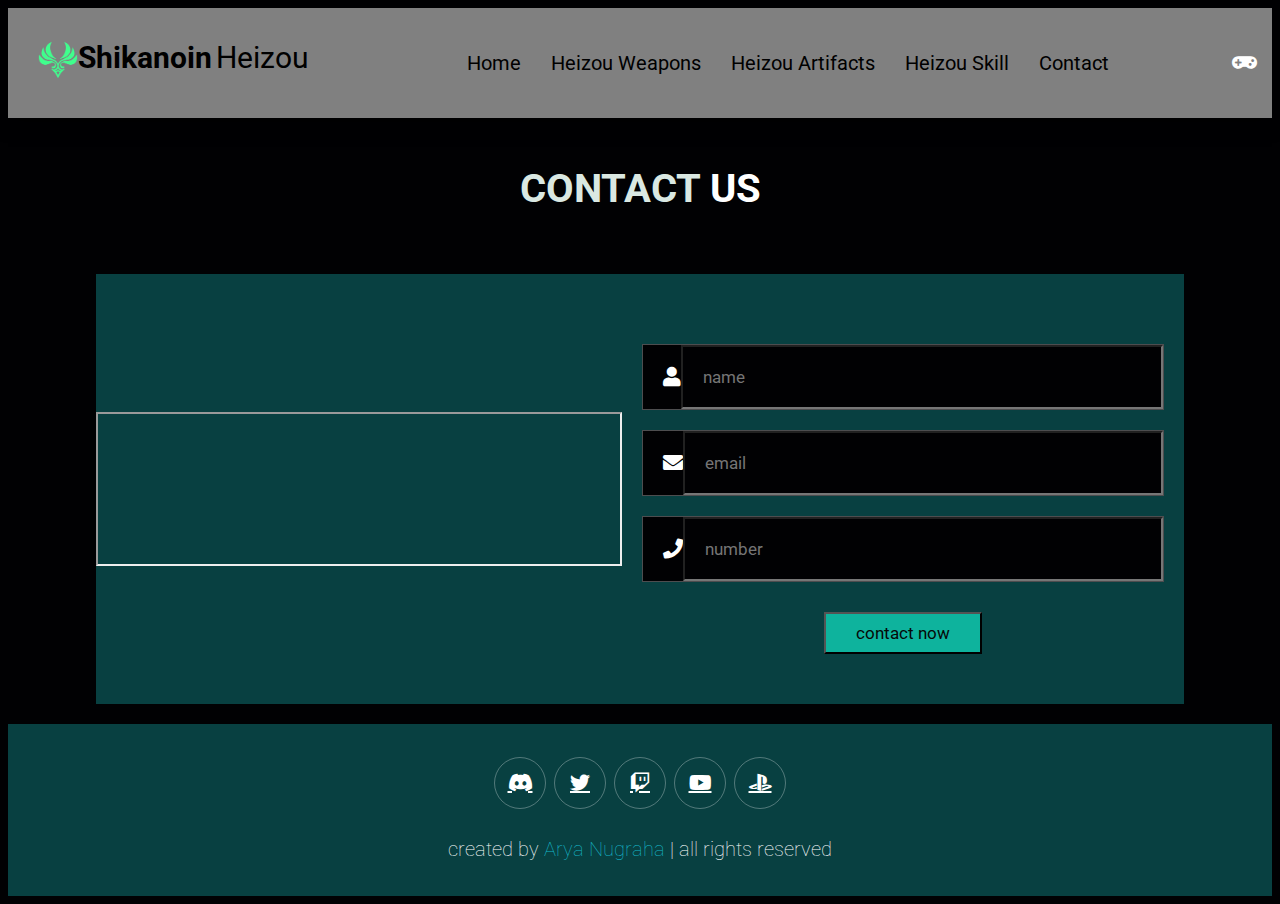
<file: Contact.html>
<!DOCTYPE html>
<html lang="en">
<head>
    <meta charset="UTF-8">
    <meta http-equiv="X-UA-Compatible" content="IE=edge">
    <meta name="viewport" content="width=device-width, initial-scale=1.0">
    <title>Contact</title>
    <link rel="stylesheet" href="UTS.css">
    <link rel="stylesheet" href="https://cdnjs.cloudflare.com/ajax/libs/font-awesome/5.15.4/css/all.min.css">
</head>
<body>
    <div class="fcontainer">
        <nav class="wrapper">
            <div class="brand">
                <div><img src="UTS/anemo_icon.png" width="40" height="40"></div>
                <div class="firstname">Shikanoin</div>
                <div class="lastname">Heizou</div>
            </div>
            <ul class="navigation">
                <li><a href="index.html">Home</a></li>
                <li><a href="Weapons.html">Heizou Weapons</a></li>
                <li><a href="Artifacts.html">Heizou Artifacts</a></li>
                <li><a href="Skills.html">Heizou Skill</a></li>
                <li><a href="Contact.html">Contact</a></li>
            </ul>
            <div class="icon">
                <div class="fas fa-gamepad" id="gamepad-btn"></div>
                <div class="fas fa-bars" id="menu-btn"></div>
            </div>
        </nav>
    </div>
    <!-- Contact -->
    <section class="contact">
    <h1 class="head"> <span>contact</span> us </h1>
    <div class="row">

        <iframe class="map" src="https://www.google.com/maps/embed?pb=!1m18!1m12!1m3!1d31726.26300623919!2d106.79543588880856!3d-6.292241951229642!2m3!1f0!2f0!3f0!3m2!1i1024!2i768!4f13.1!3m3!1m2!1s0x2e69f1f971a243d7%3A0x3333431af7020c60!2sCilandak%20Tim.%2C%20Kec.%20Ps.%20Minggu%2C%20Kota%20Jakarta%20Selatan%2C%20Daerah%20Khusus%20Ibukota%20Jakarta!5e0!3m2!1sid!2sid!4v1668602816798!5m2!1sid!2sid" allowfullscreen="" loading="lazy" ></iframe>

        <form action="">
            <div class="inputBox">
                <span class="fas fa-user"></span>
                <input type="text" placeholder="name">
            </div>
            <div class="inputBox">
                <span class="fas fa-envelope"></span>
                <input type="email" placeholder="email">
            </div>
            <div class="inputBox">
                <span class="fas fa-phone"></span>
                <input type="number" placeholder="number">
            </div>
            <input type="submit" value="contact now" class="btn">
        </form>
    </div>
</section>
<section class="footer">
    <div class="share">
        <a href="#" class="fab fa-discord"></a>
        <a href="#" class="fab fa-twitter"></a>
        <a href="#" class="fab fa-twitch"></a>
        <a href="#" class="fab fa-youtube"></a>
        <a href="#" class="fab fa-playstation"></a>
    </div>
    <div class="credit">created by <span>Arya Nugraha</span> | all rights reserved</div>
</section>
</body>
</html>
</file>
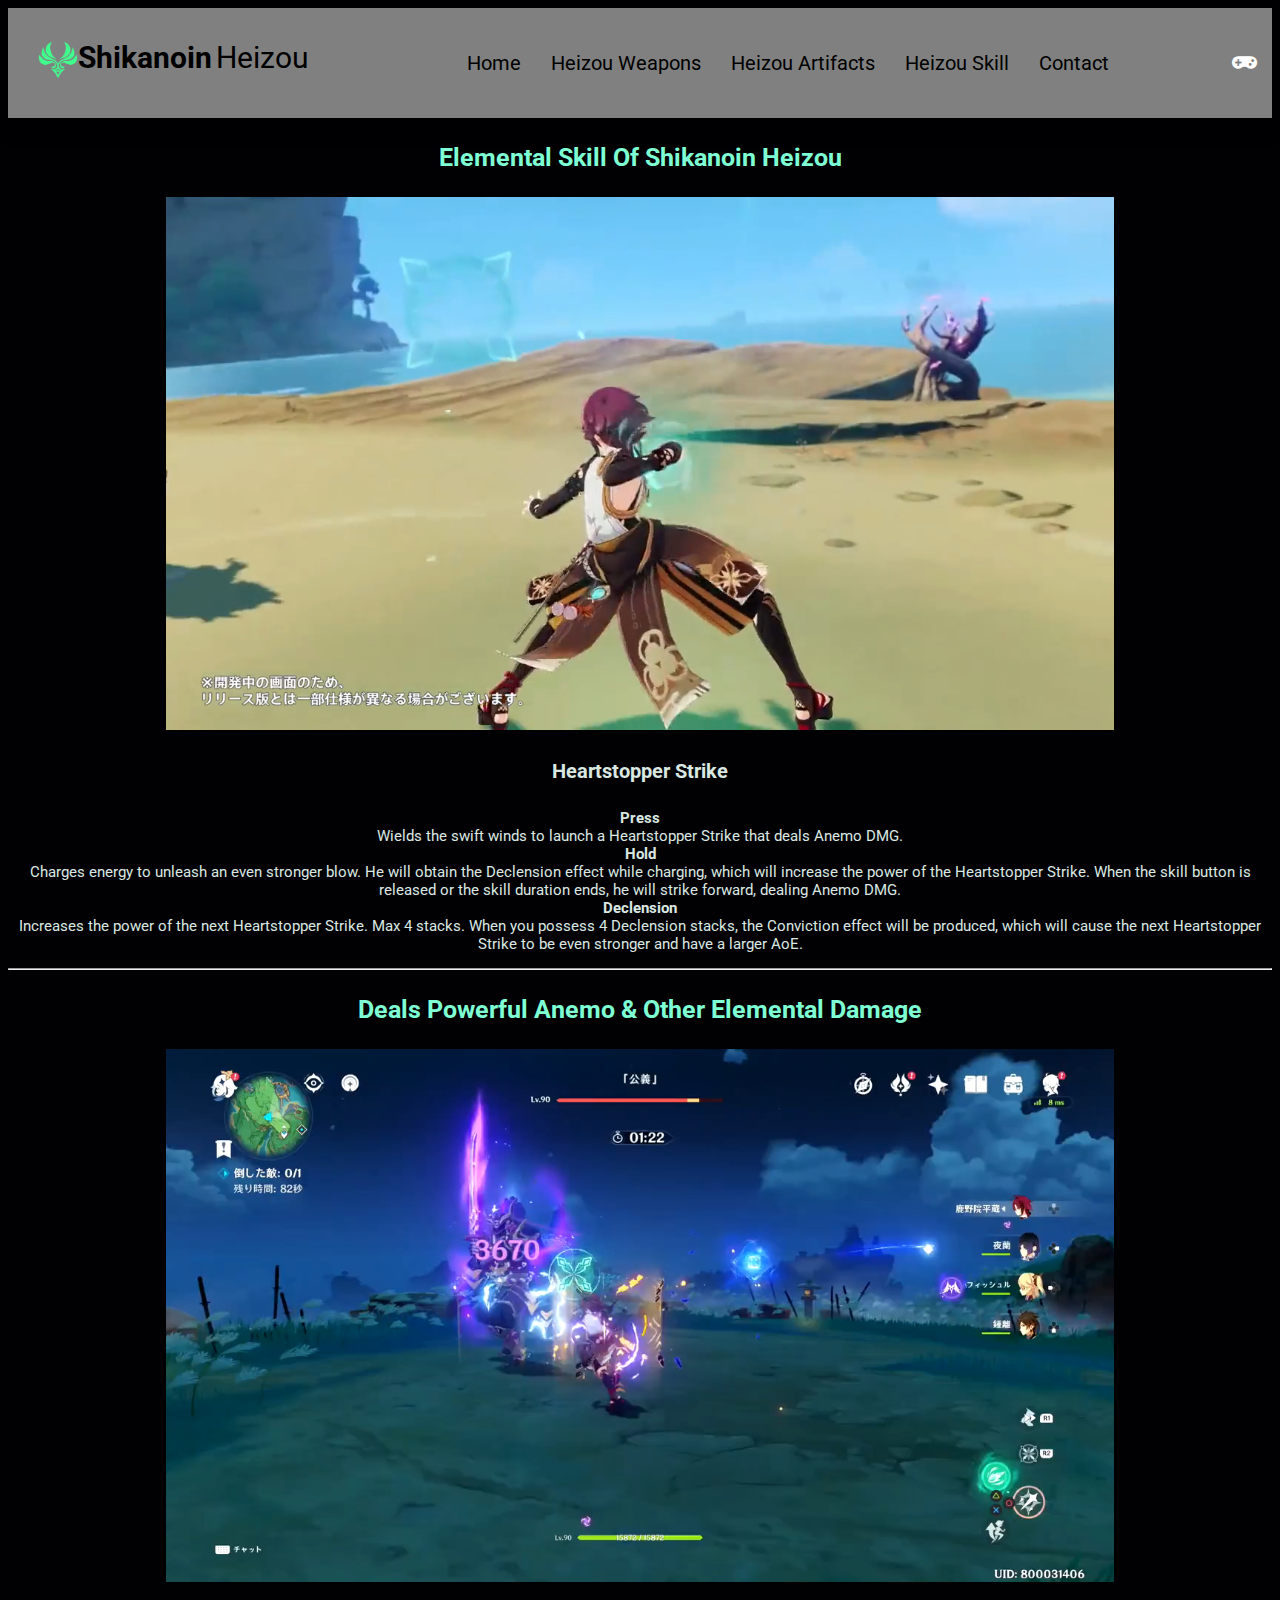
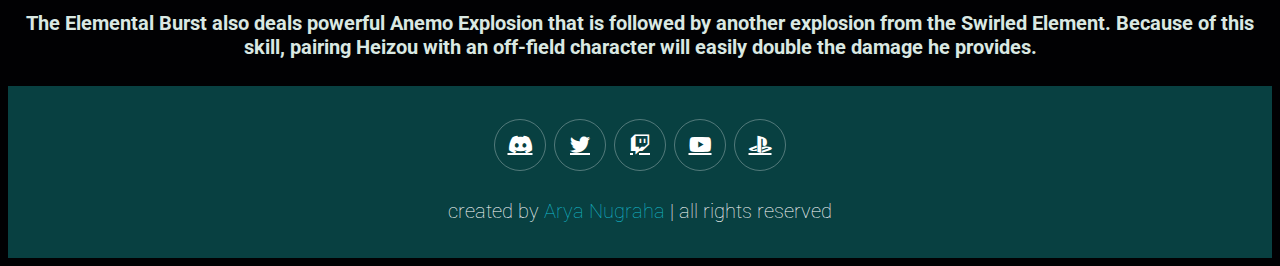
<file: Skills.html>
<!DOCTYPE html>
<html lang="en">
<head>
    <meta charset="UTF-8">
    <meta http-equiv="X-UA-Compatible" content="IE=edge">
    <meta name="viewport" content="width=device-width, initial-scale=1.0">
    <title>Skills</title>
    <link rel="stylesheet" href="UTS.css">
    <link rel="stylesheet" href="https://cdnjs.cloudflare.com/ajax/libs/font-awesome/5.15.4/css/all.min.css">
</head>
<body>
    <div class="fcontainer">
        <nav class="wrapper">
            <div class="brand">
                <div><img src="UTS/anemo_icon.png" width="40" height="40"></div>
                <div class="firstname">Shikanoin</div>
                <div class="lastname">Heizou</div>
            </div>
            <ul class="navigation">
                <li><a href="index.html">Home</a></li>
                <li><a href="Weapons.html">Heizou Weapons</a></li>
                <li><a href="Artifacts.html">Heizou Artifacts</a></li>
                <li><a href="Skills.htmls">Heizou Skill</a></li>
                <li><a href="Contact.html">Contact</a></li>
            </ul>
            <div class="icon">
                <div class="fas fa-gamepad" id="gamepad-btn"></div>
                <div class="fas fa-bars" id="menu-btn"></div>
            </div>
        </nav>
    </div>
<center>
    <h3>Elemental Skill Of Shikanoin Heizou</h3>
    <video width="75%" autoplay muted loop>
        <source src="UTS/ESkill.mp4" type="video/mp4">
    </video>
    <h4>Heartstopper Strike</h4>
    <p> <b>Press</b><br>
        Wields the swift winds to launch a Heartstopper Strike that deals Anemo DMG.
        <br>
        <b>Hold</b><br>
        Charges energy to unleash an even stronger blow. He will obtain the Declension effect while charging, which will increase the power of the Heartstopper Strike. When the skill button is released or the skill duration ends, he will strike forward, dealing Anemo DMG.
        <br>
        <b>Declension</b><br>
        Increases the power of the next Heartstopper Strike. Max 4 stacks. When you possess 4 Declension stacks, the Conviction effect will be produced, which will cause the next Heartstopper Strike to be even stronger and have a larger AoE.
    </p>
<hr>
    <h3>Deals Powerful Anemo & Other Elemental Damage</h3>
    <video width="75%" autoplay muted loop>
        <source src="UTS/damage.mp4" type="video/mp4">
    </video>
    <h4>The Elemental Burst also deals powerful Anemo Explosion that is followed by another explosion from the Swirled Element. Because of this skill, pairing Heizou with an off-field character will easily double the damage he provides.</h4>
</center>
<section class="footer">
    <div class="share">
        <a href="#" class="fab fa-discord"></a>
        <a href="#" class="fab fa-twitter"></a>
        <a href="#" class="fab fa-twitch"></a>
        <a href="#" class="fab fa-youtube"></a>
        <a href="#" class="fab fa-playstation"></a>
    </div>
    <div class="credit">created by <span>Arya Nugraha</span> | all rights reserved</div>
</section>
</body>
</html>
</file>
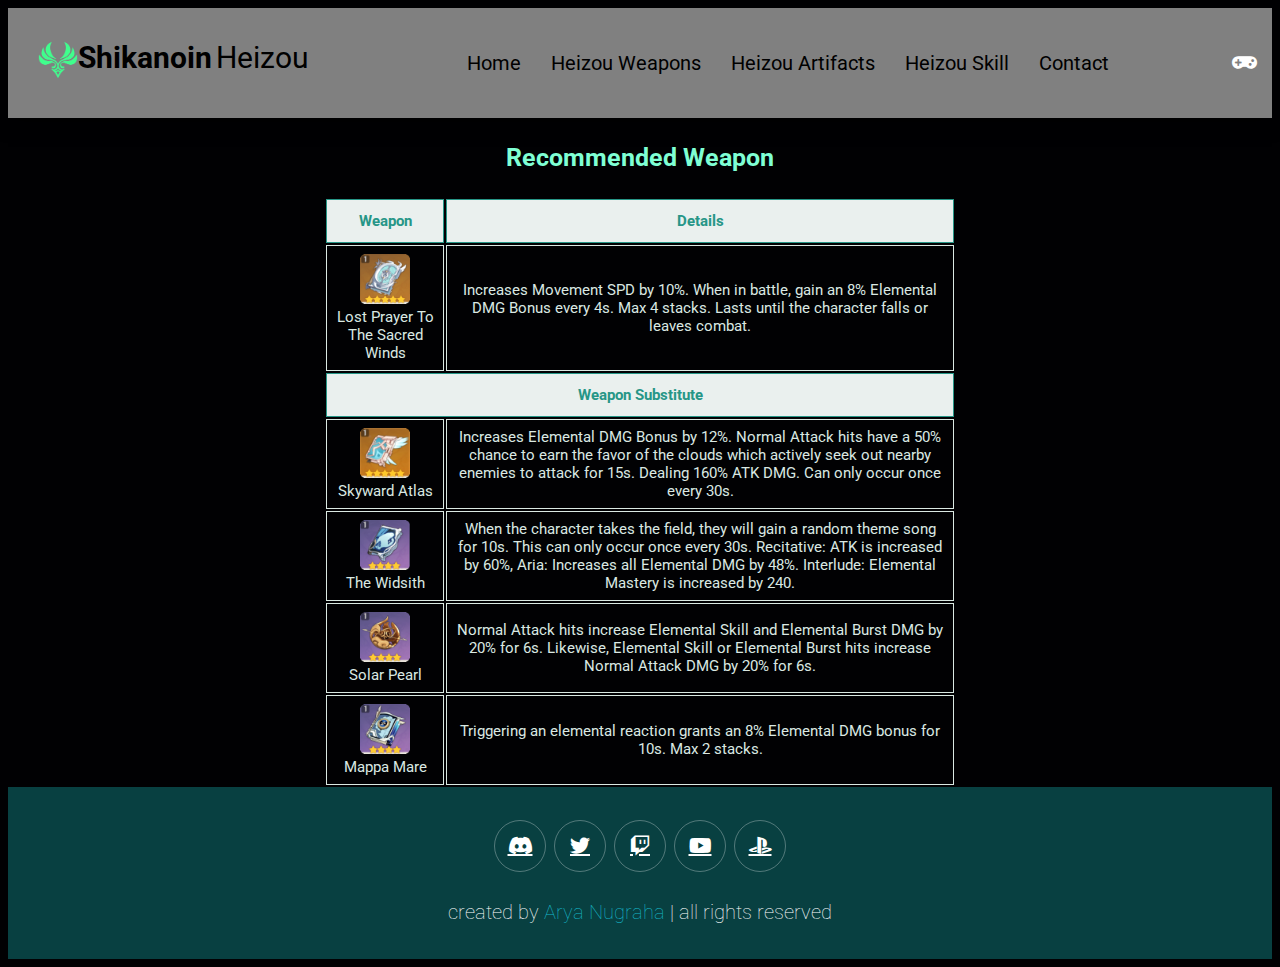
<file: Weapons.html>
<!DOCTYPE html>
<html lang="en">
<head>
    <meta charset="UTF-8">
    <meta http-equiv="X-UA-Compatible" content="IE=edge">
    <meta name="viewport" content="width=device-width, initial-scale=1.0">
    <title>Weapons</title>
    <link rel="stylesheet" href="UTS.css">
    <link rel="stylesheet" href="https://cdnjs.cloudflare.com/ajax/libs/font-awesome/5.15.4/css/all.min.css">
</head>
<body>
    <div class="fcontainer">
        <nav class="wrapper">
            <div class="brand">
                <div><img src="UTS/anemo_icon.png" width="40" height="40"></div>
                <div class="firstname">Shikanoin</div>
                <div class="lastname">Heizou</div>
            </div>
            <ul class="navigation">
                <li><a href="index.html" >Home</a></li>
                <li><a href="Weapons.html">Heizou Weapons</a></li>
                <li><a href="Artifacts.html">Heizou Artifacts</a></li>
                <li><a href="Skills.html">Heizou Skill</a></li>
                <li><a href="Contact.html">Contact</a></li>
            </ul>
            <div class="icon">
                <div class="fas fa-gamepad" id="gamepad-btn"></div>
                <div class="fas fa-bars" id="menu-btn"></div>
            </div>
        </nav>
    </div>
    
    
<center>
    <h3> Recommended Weapon</h3>
    <div>
        <table>
            <tbody>
                <tr><th>Weapon</th><th>Details</th></tr>
                <tr><td>
                    <img src="UTS/Weap1.png"  width="50px" height="50px" alt="Lost Prayer To The Sacred Winds">
                    <a><br>Lost Prayer To The Sacred Winds</a></td>
                    <td>Increases Movement SPD by 10%. When in battle, gain an 8% Elemental DMG Bonus every 4s. Max 4 stacks. Lasts until the character falls or leaves combat.
                </td></tr>
                <tr><th colspan="3">Weapon Substitute</th></tr>
                <tr><td>
                    <img src="UTS/weap2.png" width="50px" height="50px" alt="Skyward Atlas">
                    <a><br>Skyward Atlas</a></td>
                    <td>Increases Elemental DMG Bonus by 12%. Normal Attack hits have a 50% chance to earn the favor of the clouds which actively seek out nearby enemies to attack for 15s. Dealing 160% ATK DMG. Can only occur once every 30s.</td></tr>
                <tr><td>
                    <img src="UTS/weap3.png" width="50px" height="50px"  alt="The Widsith">
                    <a><br>The Widsith</a></td><td>When the character takes the field, they will gain a random theme song for 10s. This can only occur once every 30s. Recitative: ATK is increased by 60%, Aria: Increases all Elemental DMG by 48%. Interlude: Elemental Mastery is increased by 240.</td></tr>
                <tr><td>
                    <img src="UTS/weap4.png" width="50px" height="50px" alt="Solar Pearl">
                    <a><br>Solar Pearl</a></td><td>Normal Attack hits increase Elemental Skill and Elemental Burst DMG by 20% for 6s. Likewise, Elemental Skill or Elemental Burst hits increase Normal Attack DMG by 20% for 6s.</td></tr>
                <tr><td>
                    <img src="UTS/Weap5.png" width="50px" height="50px"  alt="Mappa Mare">
                    <a><br>Mappa Mare</a></td><td>Triggering an elemental reaction grants an 8% Elemental DMG bonus for 10s. Max 2 stacks.</td></tr>
            </tbody>
        </table>
    </div>
</center>
<section class="footer">
    <div class="share">
        <a href="#" class="fab fa-discord"></a>
        <a href="#" class="fab fa-twitter"></a>
        <a href="#" class="fab fa-twitch"></a>
        <a href="#" class="fab fa-youtube"></a>
        <a href="#" class="fab fa-playstation"></a>
    </div>
    <div class="credit">created by <span>Arya Nugraha</span> | all rights reserved</div>
</section>               
            
</body>
</html>
</file>
<file: UTS.css>
@import url('https://fonts.googleapis.com/css2?family=Roboto:wght@100;300;400;500;700&display=swap');
* {
    font-family: 'Roboto', sans-serif ;
    color: #dae8e2;
    
}

body {
    background-color: #010103;
    
}

section {
    padding:2rem 7%;
}

.fcontainer {
    display: flex;
    justify-content: center;
    align-items: center;
    width: 100%;
    height: 100%;
    background-color: ;
}

.wrapper {
    display: flex;
    justify-content: space-between;
    align-items: center;
    font-size: 20px;
    padding: 15px;
    width: 100%;
    height: 80px;
    background-color: gray;
    box-shadow: 0 7px 15px 0 rgba(0, 0, 0, 0.5);
}

.brand {
    display: flex;
    flex-direction: row;
    font-size: 1.5em;
    padding: 15px;
    text-transform: capitalize;

}

.firstname {
    color: black;
    font-weight: 700;
}

.lastname {
    color: black;
    font-weight: 400;
    padding-left: 4px;
}

.navigation {
    display: flex;
    justify-content: center;
    align-items: center;

}

.navigation>li {
    list-style-type: none;
    padding: 15px;
}

.navigation>li>a {
    color: black;
    font-size: 20px;
    text-decoration: none;
    text-transform: capitalize;
}

.navigation>li>a:hover {
    color: aquamarine;
    transition: all .4s ease-in-out;
}

.active {
    
    color: white;
    padding: 15px;
}

.active:hover {
    color: white !important;
}

.icon>div {
    color: #fff;
    cursor: pointer;
    font-size: 2rem;
    margin-left: 2rem;
}

.icon>div:hover {
    color: aquamarine;
}

#menu-btn {
    display: none;
}

h1 {
    color: aquamarine;
    font-size: 25px;
}
h2 {
    color: aquamarine;
    font-size: 2rem;
    text-transform: uppercase;
    font-size: 25px;
}

h3 {
    color: aquamarine;
    font-size: 25px;
}
h4 {
    font-size: 20px;
}
p {
    font-size: 15px;
}
#s {
    text-decoration: underline;
}

table {
    width: 50%;
    font-size: 15px;
    align-items: center;
    
    
}
th {
    padding-top: 12px;
    padding-bottom: 12px;
    background-color: #eaf0ee;
    color: rgb(39, 150, 135);
    border: 1px solid;
    text-align: center;
    
  }
td, tr {
    border: 1px solid;
    padding: 8px;
    text-align: center;
    
    
}
#c th {
    padding-top: 12px;
    padding-bottom: 12px;
    text-align: left;
    background-color: #f1f9f6;
    color: rgb(39, 150, 135);
    text-align: center;
}
#c td, tr {
    text-align: left;
}

.head {
    text-align: center;
    color:#fff;
    text-transform: uppercase;
    padding-bottom: 3.5rem;
    font-size: 4rem;
}
.btn{
    margin-top: 1rem;
    display: inline-block;
    padding:.9rem 3rem;
    font-size: 1.7rem;
    color:rgb(6, 9, 8);
    background: #0eb39d;
    cursor: pointer;
}
/* row */
html {
    font-size: 62.5%;
}

.contact .row{
    display: flex;
    align-items: center;
    background:#084041;
}

.contact .row .map{
    width: 50%;
}

.contact .row form{
    width: 50%;
    padding:5rem 2rem;
    text-align: center;
}

.contact .row form h3{
    text-transform: uppercase;
    color:#fff;
}

.contact .row form .inputBox{
    display: flex;
    align-items: center;
    margin-top: 2rem;
    margin-bottom: 2rem;
    background:#010103;
    border:.1rem solid rgba(255,255,255,.3);
}

.contact .row form .inputBox span{
    color:#fff;
    font-size: 2rem;
    padding-left: 2rem;
    background: none;
}

.contact .row form .inputBox input{
    width: 100%;
    padding:2rem;
    font-size: 1.7rem;
    color:#fff;
    text-transform: none;
    background:none;
}

.footer{
    background:#084041;
    text-align: center;
}

.footer .share{
    padding:1rem 0;
}

.footer .share a{
    height: 5rem;
    width: 5rem;
    line-height: 5rem;
    font-size: 2rem;
    color:#fff;
    border:.1rem solid rgba(255,255,255,.3);
    margin:.3rem;
    border-radius: 50%;
}

.footer .share a:hover{
    background-color: #084041;
}

.footer .links{
    display: flex;
    justify-content: center;
    flex-wrap: wrap;
    padding:2rem 0;
    gap:1rem;
}

.footer .links a{
    padding:.7rem 2rem;
    color:#fff;
    border:.1rem solid rgba(255,255,255,.3);
    font-size: 2rem;
}

.footer .links a:hover{
    background:#084041;
}

.footer .credit{
    font-size: 2rem;
    color:#fff;
    font-weight: lighter;
    padding:1.5rem;
}

.footer .credit span{
    color:#15b5c7;
}
</file>
